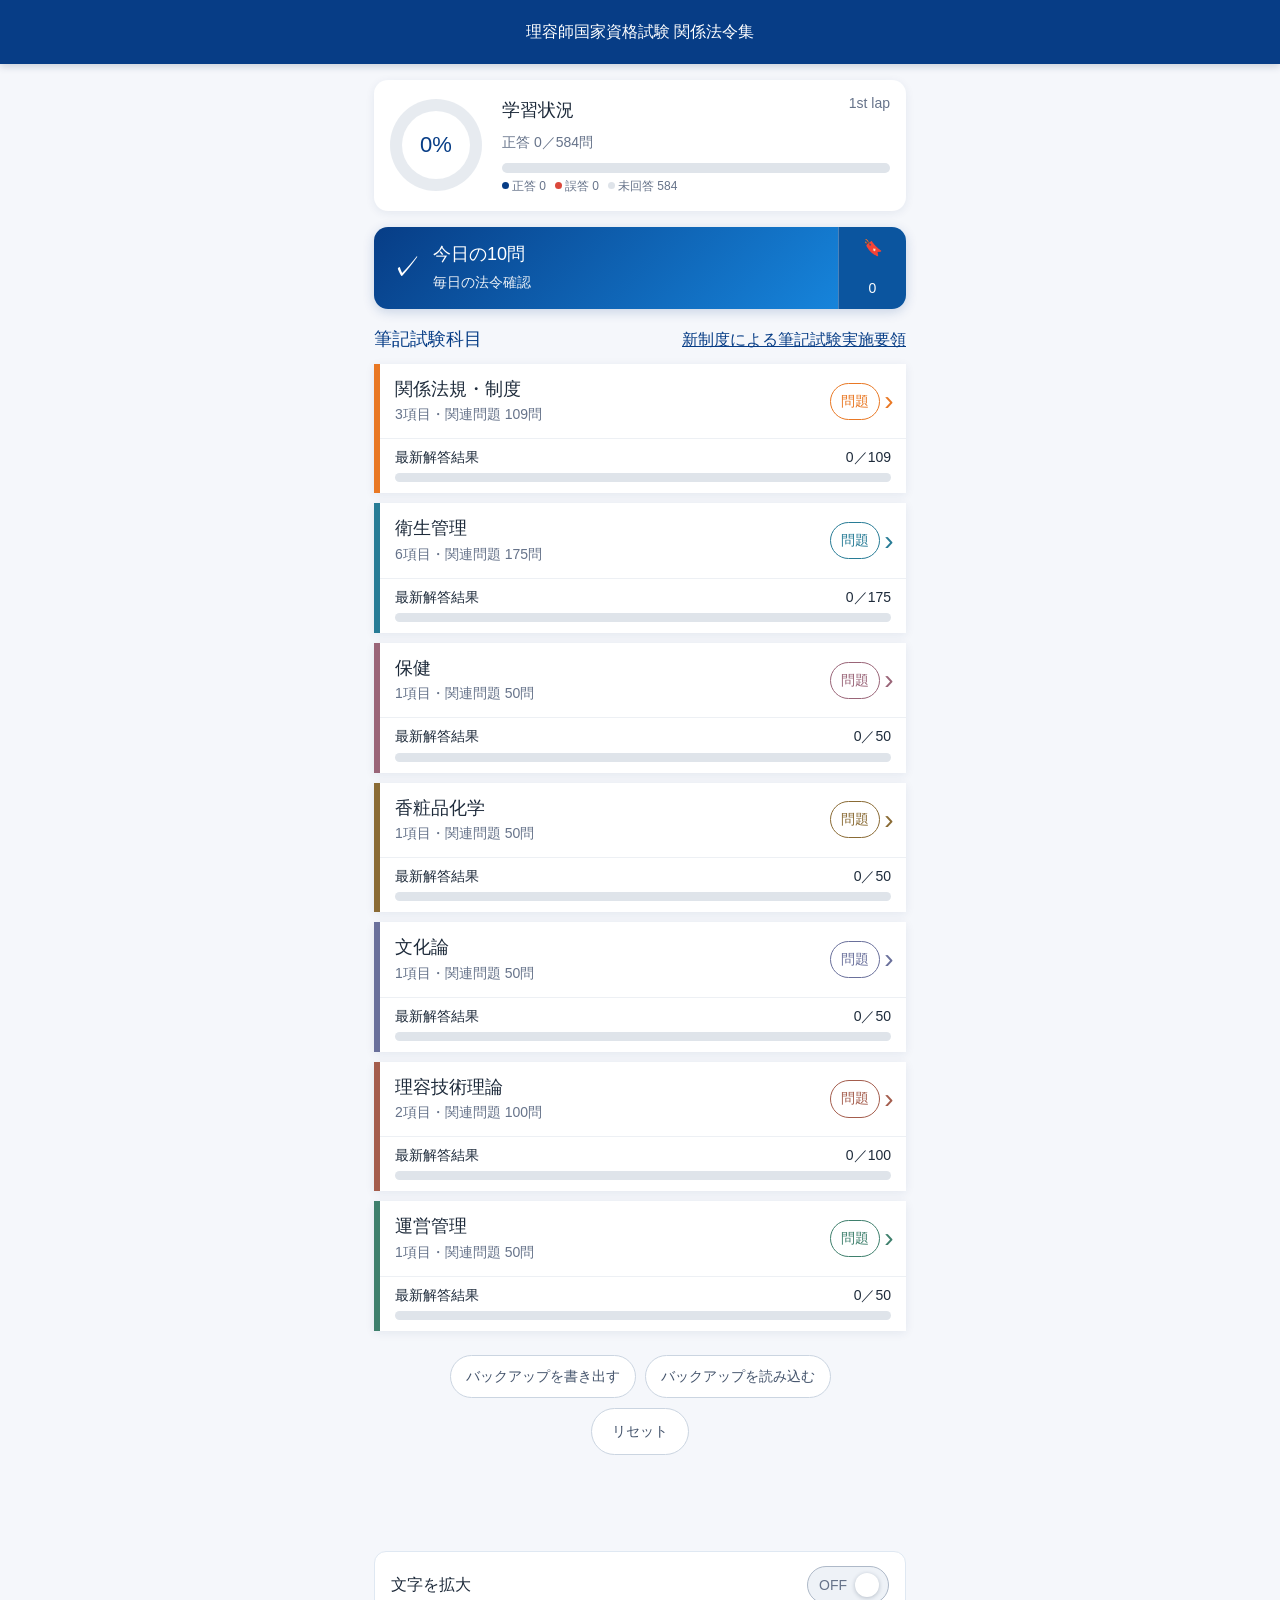
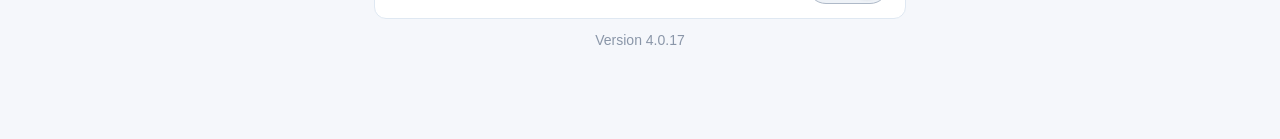
<file: index.html>
<!doctype html>
<html lang="ja">
<head>
<meta charset="utf-8">
<meta name="viewport" content="width=device-width,initial-scale=1,viewport-fit=cover">
<meta name="theme-color" content="#073d86">
<meta name="apple-mobile-web-app-capable" content="yes">
<meta name="apple-mobile-web-app-status-bar-style" content="default">
<meta name="apple-mobile-web-app-title" content="法令集">
<meta name="application-name" content="法令集">
<title>理容師国家資格試験 関係法令集</title>
<link rel="manifest" href="manifest.webmanifest">
<link rel="apple-touch-icon" href="icon-180.png">
<link rel="icon" type="image/png" sizes="192x192" href="icon-192.png">
<link rel="stylesheet" href="style.css">
</head>
<body>
<nav class="app-header" aria-label="画面移動">
  <button id="headerBack" class="header-nav-button" type="button" onclick="LawBook.back()" aria-label="戻る" hidden>‹</button>
  <h1>理容師国家資格試験 関係法令集</h1>
  <button id="headerHome" class="header-nav-button" type="button" onclick="LawBook.home()" aria-label="ホームへ戻る" hidden>⌂</button>
</nav>
<main id="app" class="app" aria-live="polite"></main>
<script src="分野別問題/data.js"></script>
<script src="lawArticleData.js"></script>
<script src="commercialLawData.js"></script>
<script src="app.js"></script>
</body>
</html>
</file>
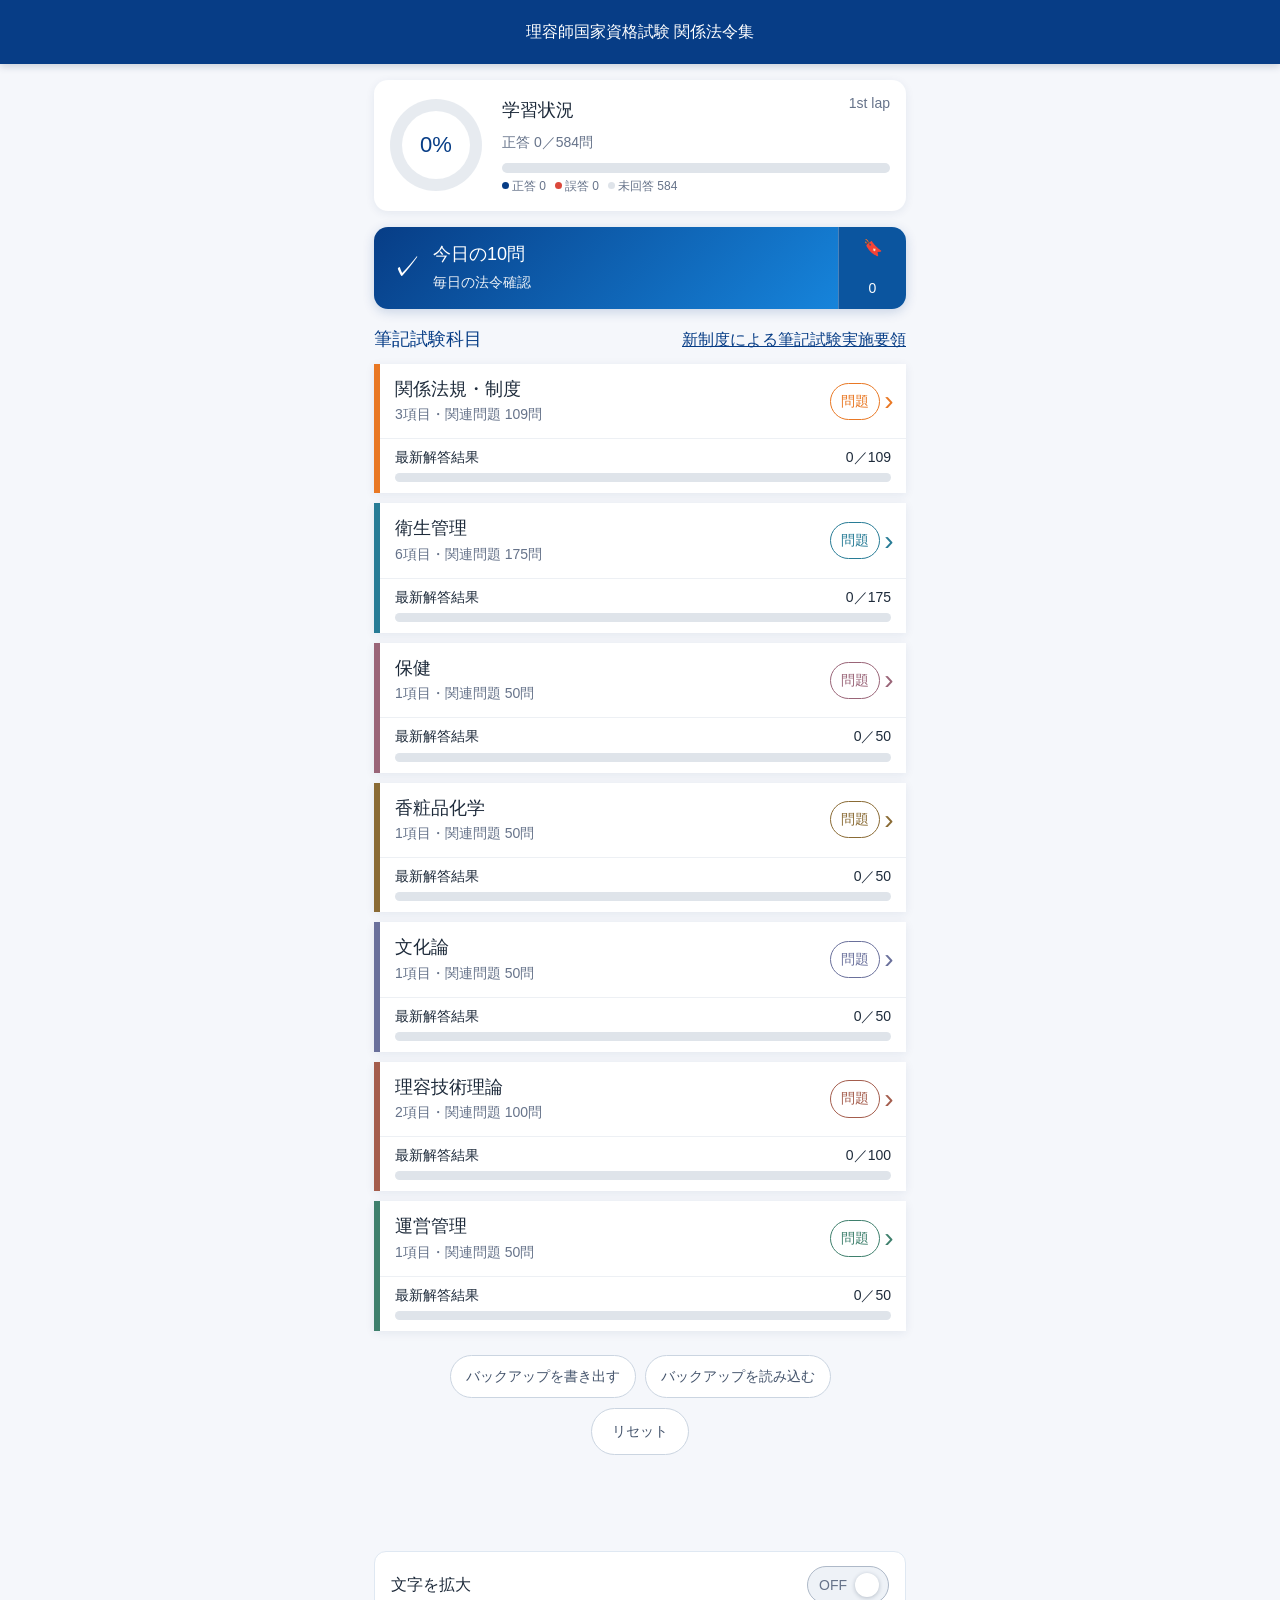
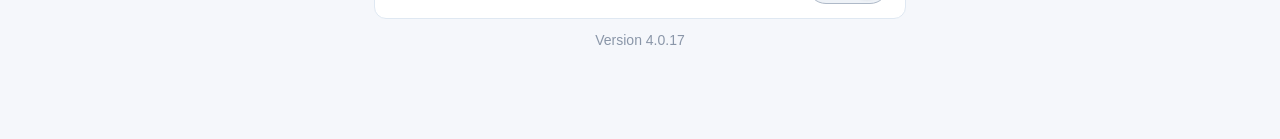
<file: 分野別問題/index.html>
<!doctype html>
<html lang="ja">
<head>
<meta charset="utf-8">
<meta name="viewport" content="width=device-width,initial-scale=1">
<title>理容師国家資格試験 関係法令集</title>
<script>
location.replace('../index.html'+location.hash);
</script>
</head>
<body>
<p><a href="../index.html">関係法令集を開く</a></p>
</body>
</html>
</file>
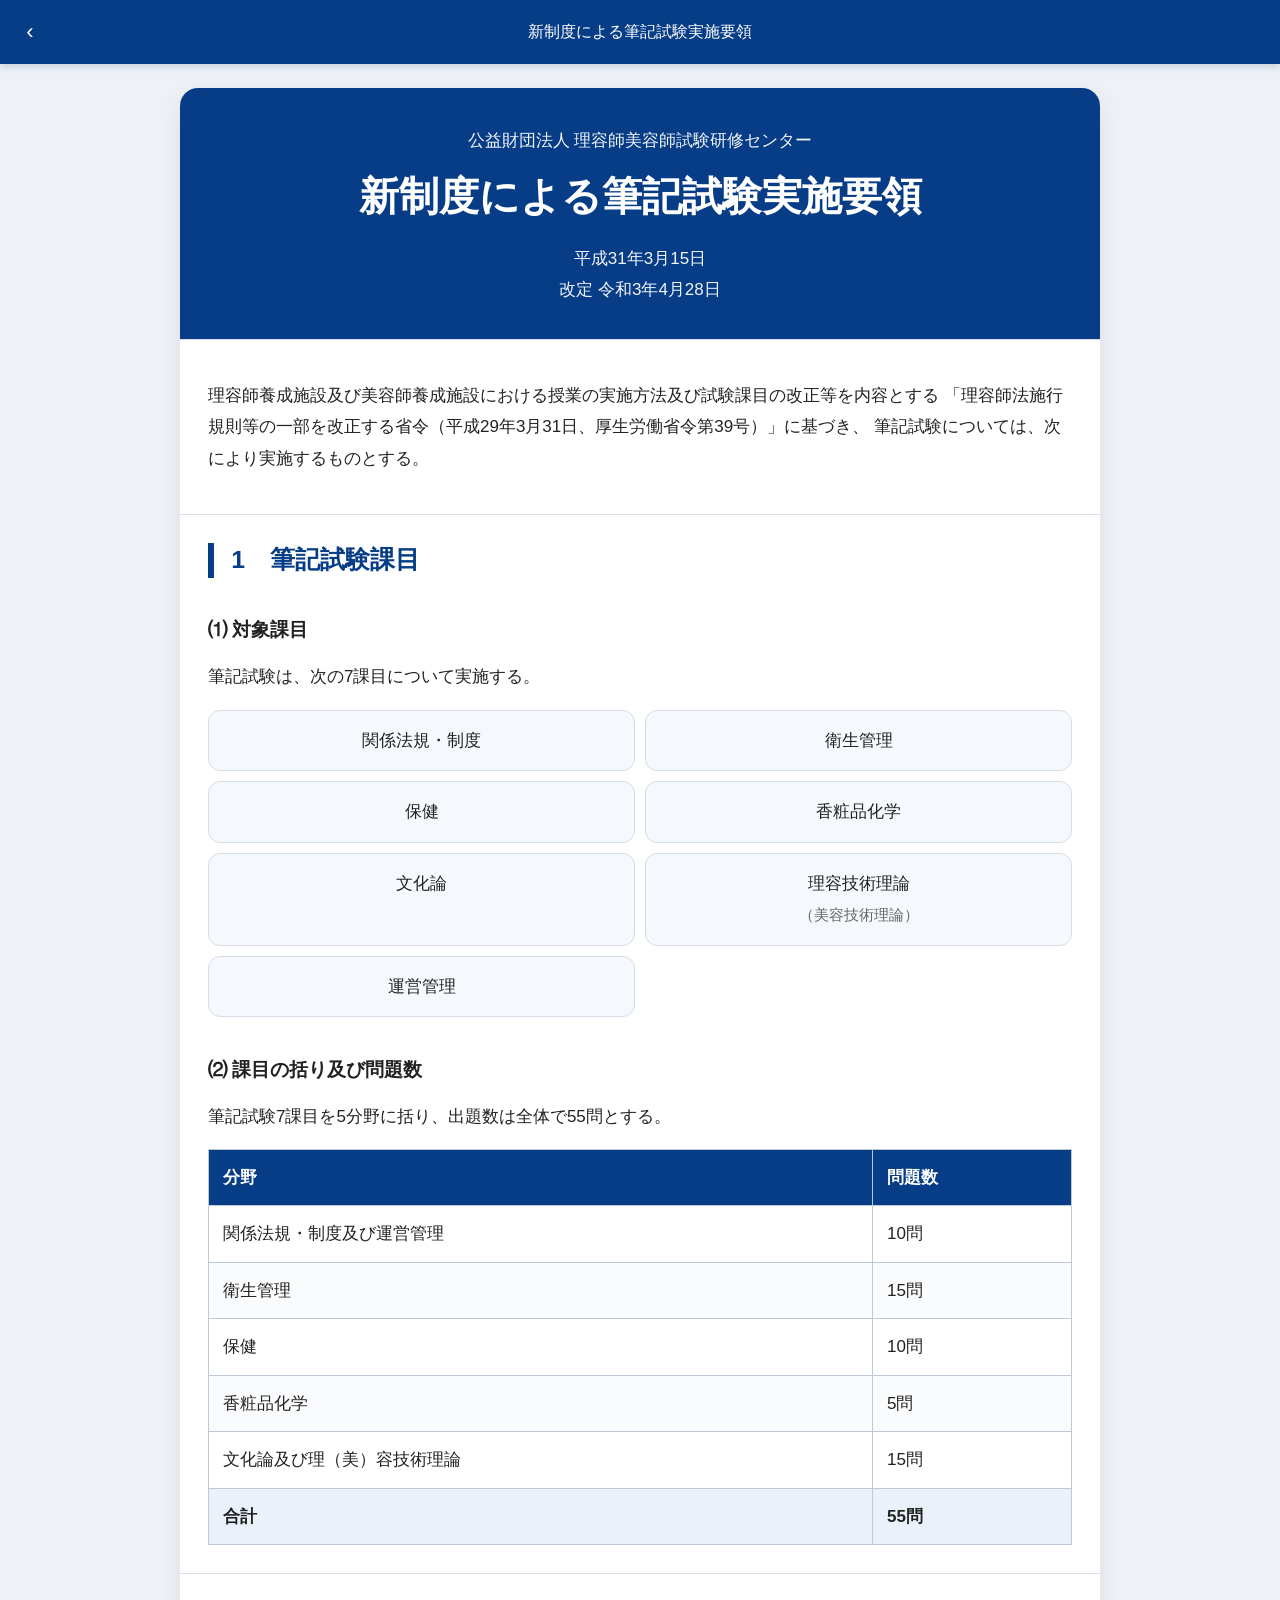
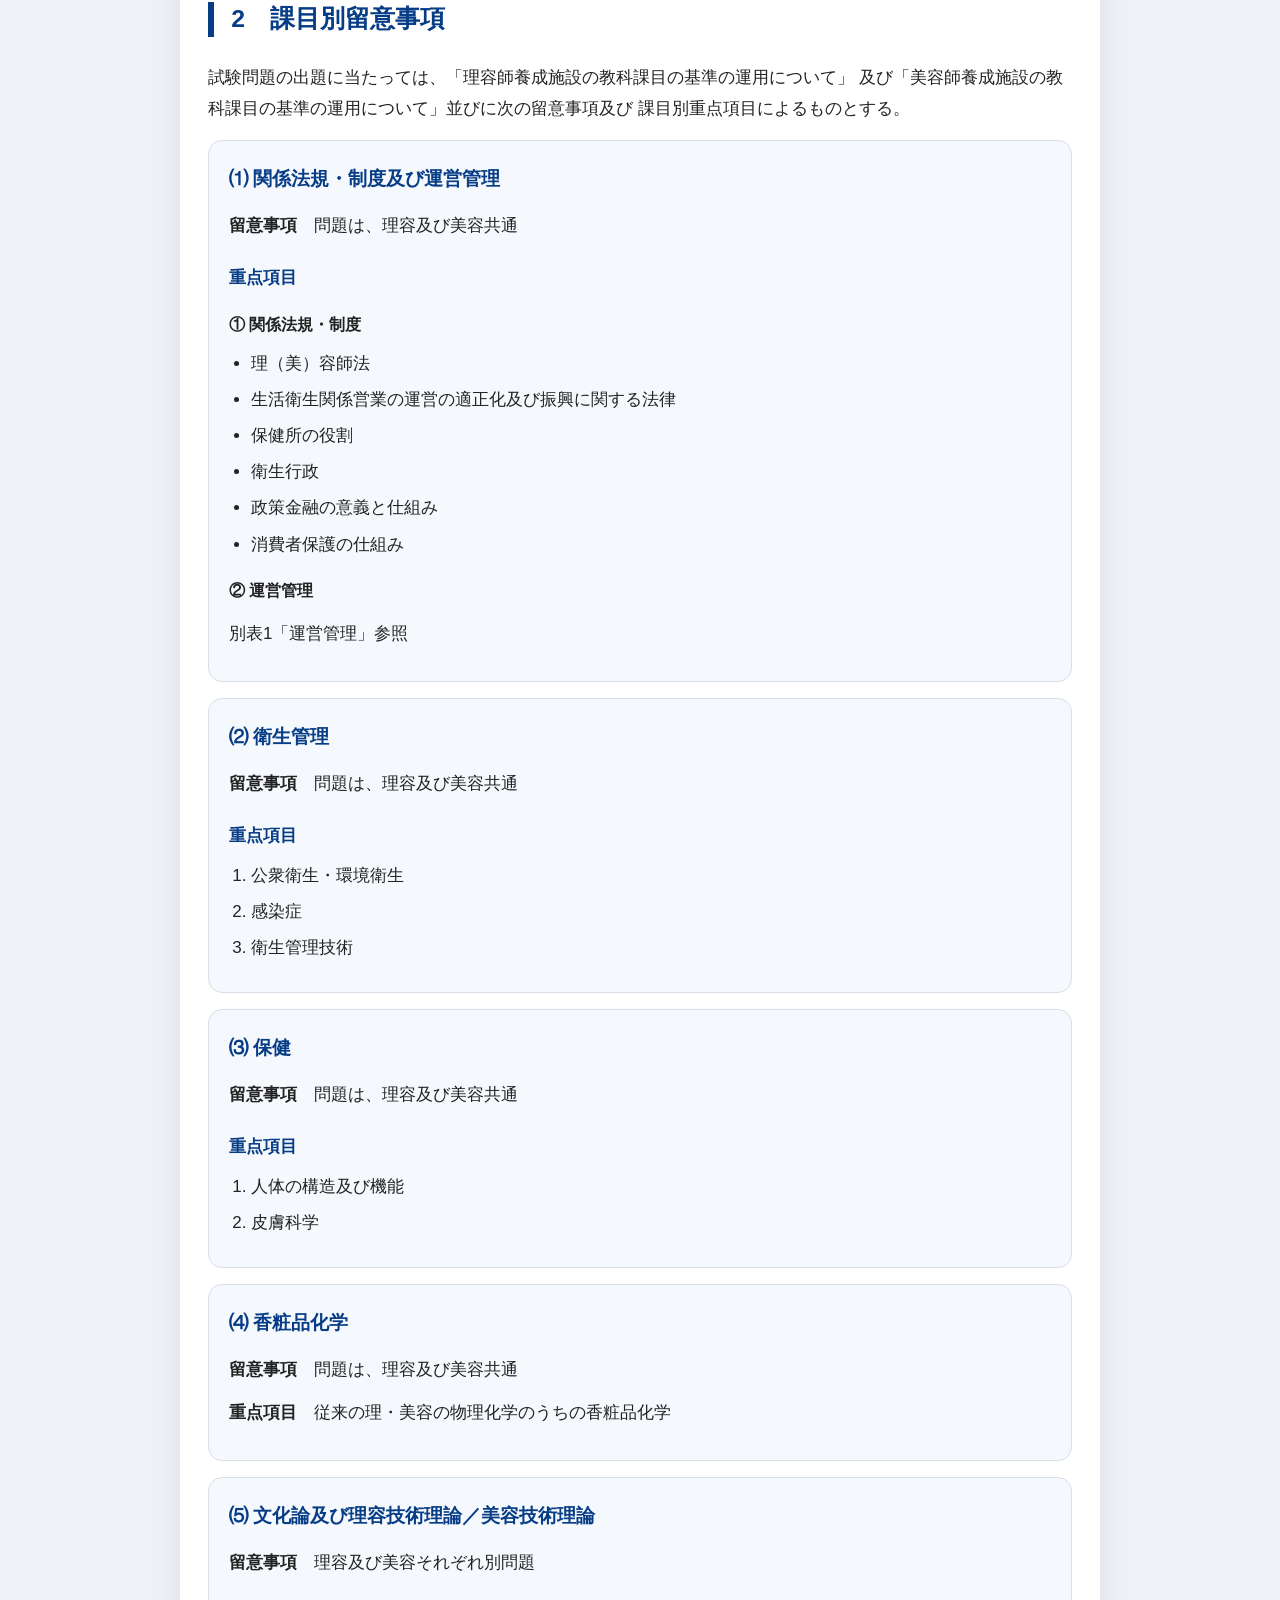
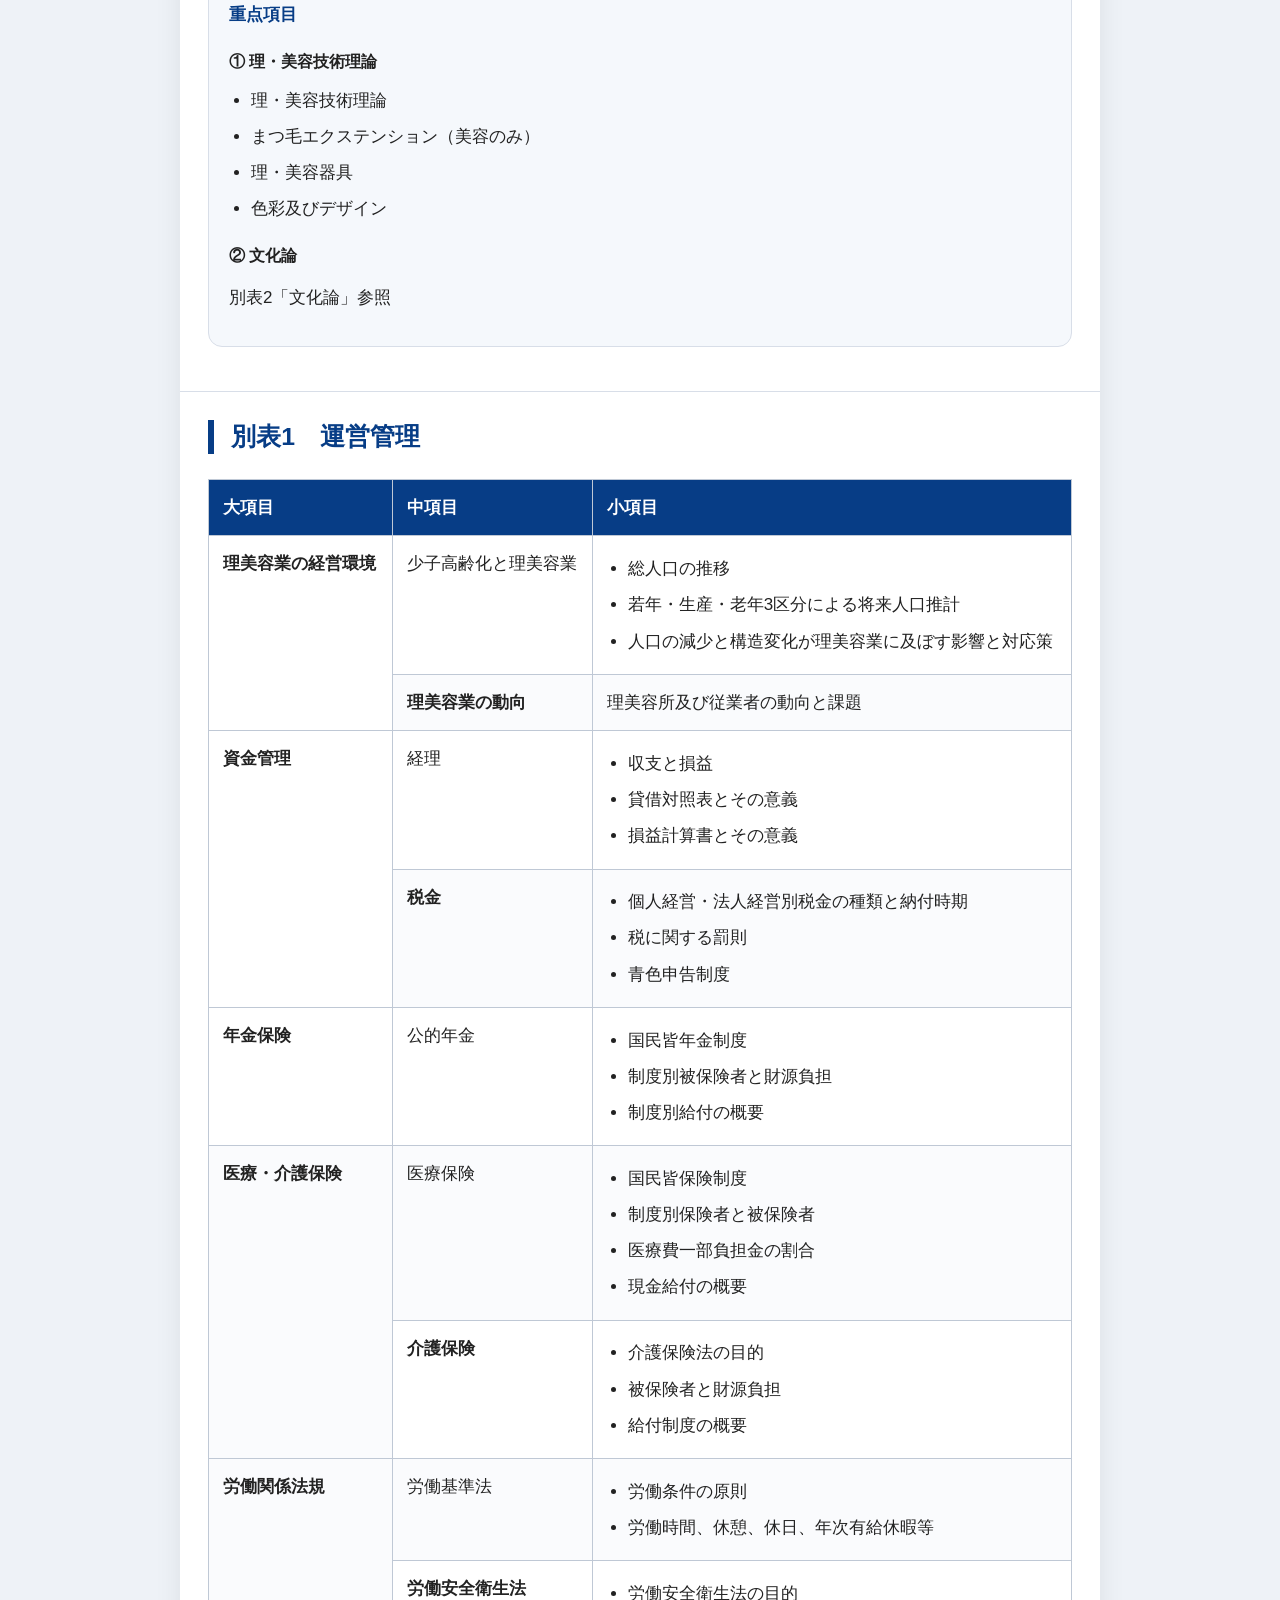
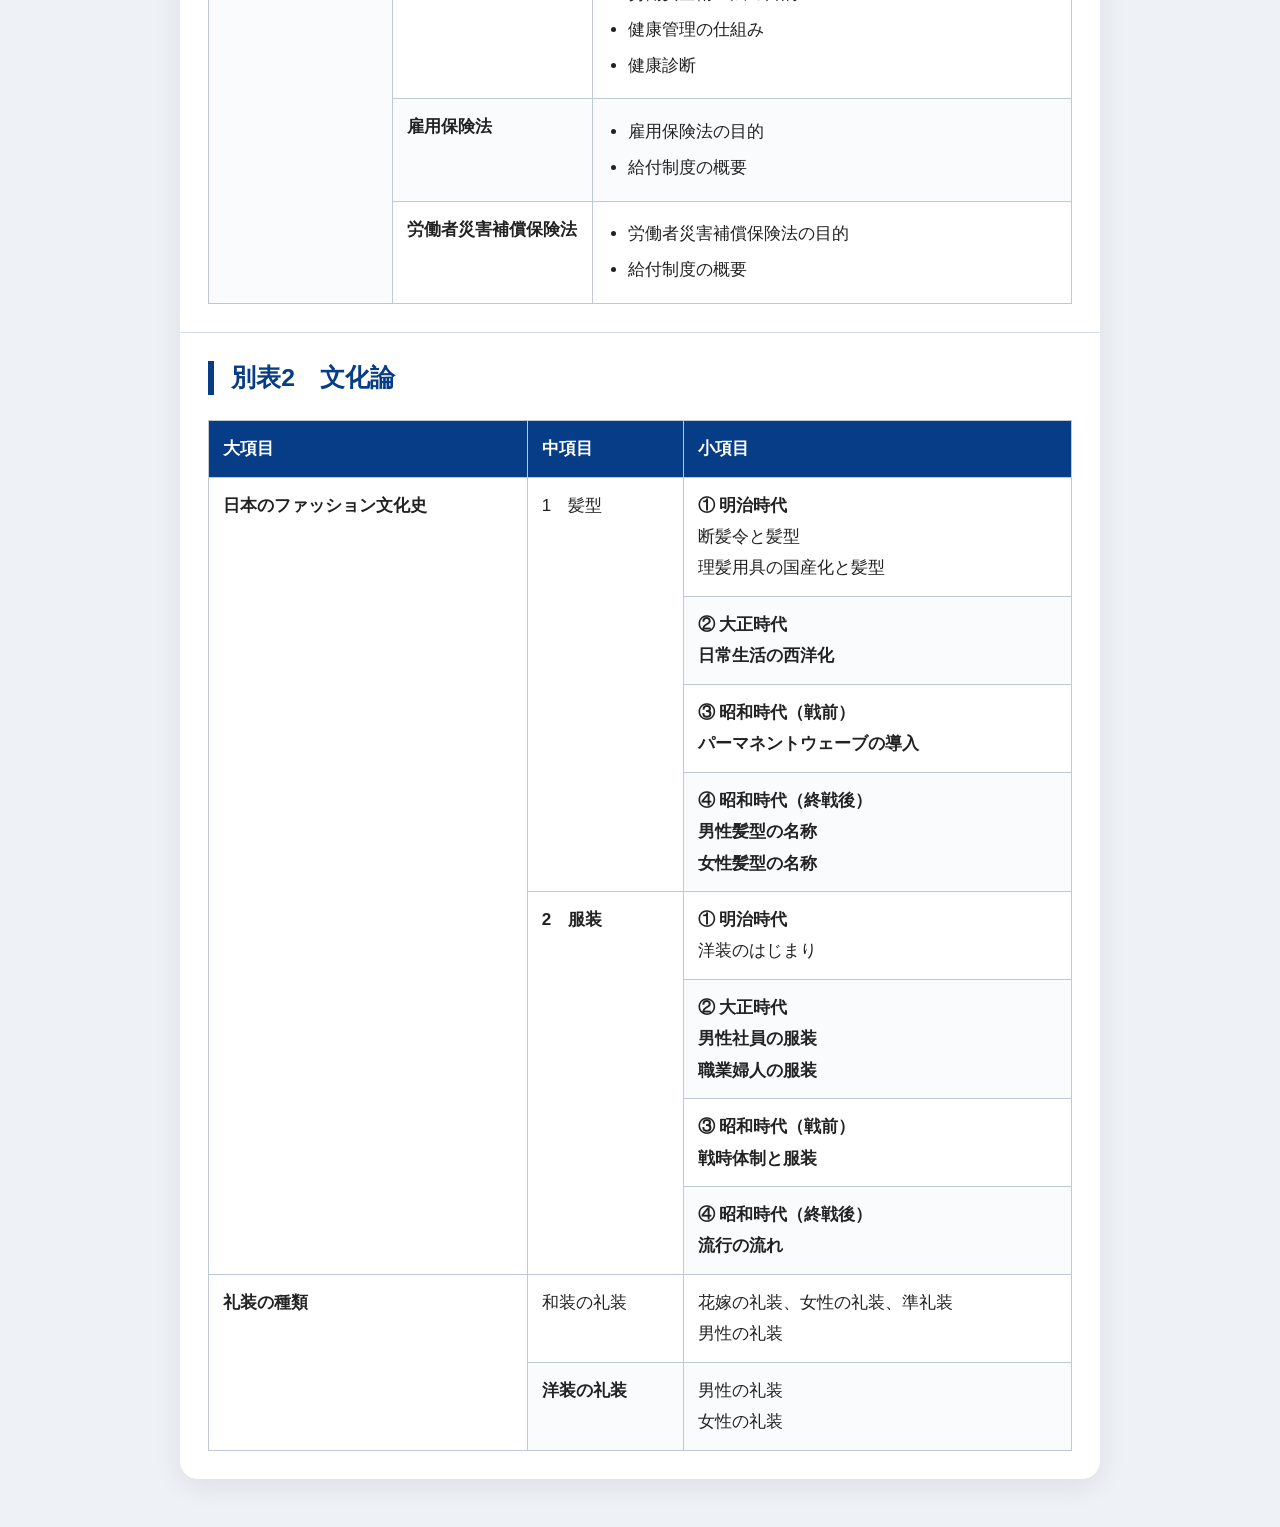
<file: preview.html>
<!DOCTYPE html>
<html lang="ja">
<head>
<meta charset="utf-8">
<meta name="viewport" content="width=device-width, initial-scale=1">
<title>新制度による筆記試験実施要領</title>
<style>
:root {
  --navy:#073D86;
  --ink:#222;
  --muted:#666;
  --line:#d8dee8;
  --soft:#f5f8fc;
  --accent:#eaf1fb;
}
* { box-sizing:border-box; }
html { scroll-behavior:smooth; }
body {
  margin:0;
  background:#eef2f7;
  color:var(--ink);
  font-family:-apple-system,BlinkMacSystemFont,"ヒラギノ角ゴシック","Yu Gothic","メイリオ",sans-serif;
  line-height:1.85;
  font-size:17px;
}
.app-header {
  position:sticky;
  top:0;
  z-index:20;
  display:grid;
  grid-template-columns:54px minmax(0,1fr) 54px;
  align-items:center;
  min-height:64px;
  padding:env(safe-area-inset-top) 8px 0;
  background:var(--navy);
  color:#fff;
  box-shadow:0 2px 8px rgba(16,42,76,.2);
}
.app-header h1 {
  margin:0;
  font-size:16px;
  font-weight:400;
  line-height:1.35;
  text-align:center;
}
.header-nav-button {
  display:grid;
  place-items:center;
  width:44px;
  height:44px;
  padding:0;
  border:0;
  background:transparent;
  color:#fff;
  font:inherit;
  font-size:22px;
  line-height:1;
}
main {
  width:min(920px, calc(100% - 24px));
  margin:24px auto 48px;
  background:#fff;
  border-radius:18px;
  box-shadow:0 8px 28px rgba(0,0,0,.08);
  overflow:hidden;
}
.hero {
  padding:34px 28px 30px;
  background:var(--navy);
  color:#fff;
  text-align:center;
}
.hero h1 {
  margin:.3em 0 .5em;
  font-size:clamp(26px,5vw,40px);
  line-height:1.35;
}
.eyebrow,.date { margin:.2em 0; opacity:.95; }
section { padding:28px; border-top:1px solid var(--line); }
h2 {
  margin:0 0 1em;
  color:var(--navy);
  font-size:1.55rem;
  line-height:1.4;
  border-left:6px solid var(--navy);
  padding-left:.7em;
}
h3 { margin:1.8em 0 .7em; font-size:1.2rem; }
h4 { margin:1.2em 0 .5em; color:var(--navy); }
h5 { margin:1em 0 .4em; font-size:1rem; }
p { margin:.7em 0; }
ul,ol { margin:.5em 0 .5em 1.3em; padding:0; }
li { margin:.28em 0; }
.subject-grid {
  display:grid;
  grid-template-columns:repeat(2,minmax(0,1fr));
  gap:10px;
  margin:1em 0 1.5em;
}
.subject-grid > div {
  background:var(--soft);
  border:1px solid var(--line);
  border-radius:12px;
  padding:14px;
  text-align:center;
}
.subject-grid span { color:var(--muted); font-size:.9em; }
.card {
  margin:16px 0;
  padding:20px;
  background:var(--soft);
  border:1px solid var(--line);
  border-radius:14px;
}
.card h3 { margin-top:0; color:var(--navy); }
.table-wrap {
  overflow-x:auto;
  -webkit-overflow-scrolling:touch;
  margin-top:1em;
}
table {
  width:100%;
  border-collapse:collapse;
  min-width:560px;
}
th,td {
  border:1px solid #bfc8d5;
  padding:12px 14px;
  vertical-align:top;
}
th {
  background:var(--navy);
  color:#fff;
  text-align:left;
}
tbody tr:nth-child(even) td { background:#fafbfd; }
.total td {
  background:var(--accent)!important;
  font-weight:700;
}
.detail-table td:first-child { font-weight:600; }
.detail-table ul { margin:.2em 0 .2em 1.2em; }
@media (max-width:640px) {
  body { font-size:16px; }
  main { width:100%; margin:0; border-radius:0; box-shadow:none; }
  .hero { padding:26px 18px; }
  section { padding:22px 16px; }
  .subject-grid { grid-template-columns:1fr; }
  .card { padding:16px; }
  .table-wrap { overflow-x:visible; }
  table {
    min-width:0;
    table-layout:fixed;
    font-size:14px;
    line-height:1.55;
  }
  th,td {
    padding:8px 6px;
    overflow-wrap:anywhere;
  }
  table:not(.detail-table) th:last-child,
  table:not(.detail-table) td:last-child {
    width:72px;
  }
}
@media print {
  body { background:#fff; }
  main { width:100%; margin:0; box-shadow:none; }
  .card { break-inside:avoid; }
  section { break-inside:auto; }
}
</style>
</head>
<body>
<nav class="app-header" aria-label="画面移動">
  <button class="header-nav-button" type="button" onclick="history.back()" aria-label="戻る">‹</button>
  <h1>新制度による筆記試験実施要領</h1>
  <span aria-hidden="true"></span>
</nav>
<main>

<header class="hero">
  <p class="eyebrow">公益財団法人 理容師美容師試験研修センター</p>
  <h1>新制度による筆記試験実施要領</h1>
  <p class="date">平成31年3月15日<br>改定 令和3年4月28日</p>
</header>

<section>
  <p>
    理容師養成施設及び美容師養成施設における授業の実施方法及び試験課目の改正等を内容とする
    「理容師法施行規則等の一部を改正する省令（平成29年3月31日、厚生労働省令第39号）」に基づき、
    筆記試験については、次により実施するものとする。
  </p>
</section>

<section>
  <h2>1　筆記試験課目</h2>

  <h3>⑴ 対象課目</h3>
  <p>筆記試験は、次の7課目について実施する。</p>
  <div class="subject-grid">
    <div>関係法規・制度</div>
    <div>衛生管理</div>
    <div>保健</div>
    <div>香粧品化学</div>
    <div>文化論</div>
    <div>理容技術理論<br><span>（美容技術理論）</span></div>
    <div>運営管理</div>
  </div>

  <h3>⑵ 課目の括り及び問題数</h3>
  <p>筆記試験7課目を5分野に括り、出題数は全体で55問とする。</p>

  <div class="table-wrap">
    <table>
      <thead>
        <tr><th>分野</th><th>問題数</th></tr>
      </thead>
      <tbody>
        <tr><td>関係法規・制度及び運営管理</td><td>10問</td></tr>
        <tr><td>衛生管理</td><td>15問</td></tr>
        <tr><td>保健</td><td>10問</td></tr>
        <tr><td>香粧品化学</td><td>5問</td></tr>
        <tr><td>文化論及び理（美）容技術理論</td><td>15問</td></tr>
        <tr class="total"><td>合計</td><td>55問</td></tr>
      </tbody>
    </table>
  </div>
</section>


<section>
  <h2>2　課目別留意事項</h2>
  <p>
    試験問題の出題に当たっては、「理容師養成施設の教科課目の基準の運用について」
    及び「美容師養成施設の教科課目の基準の運用について」並びに次の留意事項及び
    課目別重点項目によるものとする。
  </p>

  <article class="card">
    <h3>⑴ 関係法規・制度及び運営管理</h3>
    <p><strong>留意事項</strong>　問題は、理容及び美容共通</p>
    <h4>重点項目</h4>
    <h5>① 関係法規・制度</h5>
    <ul>
      <li>理（美）容師法</li>
      <li>生活衛生関係営業の運営の適正化及び振興に関する法律</li>
      <li>保健所の役割</li>
      <li>衛生行政</li>
      <li>政策金融の意義と仕組み</li>
      <li>消費者保護の仕組み</li>
    </ul>
    <h5>② 運営管理</h5>
    <p>別表1「運営管理」参照</p>
  </article>

  <article class="card">
    <h3>⑵ 衛生管理</h3>
    <p><strong>留意事項</strong>　問題は、理容及び美容共通</p>
    <h4>重点項目</h4>
    <ol>
      <li>公衆衛生・環境衛生</li>
      <li>感染症</li>
      <li>衛生管理技術</li>
    </ol>
  </article>

  <article class="card">
    <h3>⑶ 保健</h3>
    <p><strong>留意事項</strong>　問題は、理容及び美容共通</p>
    <h4>重点項目</h4>
    <ol>
      <li>人体の構造及び機能</li>
      <li>皮膚科学</li>
    </ol>
  </article>

  <article class="card">
    <h3>⑷ 香粧品化学</h3>
    <p><strong>留意事項</strong>　問題は、理容及び美容共通</p>
    <p><strong>重点項目</strong>　従来の理・美容の物理化学のうちの香粧品化学</p>
  </article>

  <article class="card">
    <h3>⑸ 文化論及び理容技術理論／美容技術理論</h3>
    <p><strong>留意事項</strong>　理容及び美容それぞれ別問題</p>
    <h4>重点項目</h4>
    <h5>① 理・美容技術理論</h5>
    <ul>
      <li>理・美容技術理論</li>
      <li>まつ毛エクステンション（美容のみ）</li>
      <li>理・美容器具</li>
      <li>色彩及びデザイン</li>
    </ul>
    <h5>② 文化論</h5>
    <p>別表2「文化論」参照</p>
  </article>
</section>


<section>
  <h2>別表1　運営管理</h2>
  <div class="table-wrap">
    <table class="detail-table">
      <thead>
        <tr><th>大項目</th><th>中項目</th><th>小項目</th></tr>
      </thead>
      <tbody>
        <tr>
          <td rowspan="2">理美容業の経営環境</td>
          <td>少子高齢化と理美容業</td>
          <td>
            <ul>
              <li>総人口の推移</li>
              <li>若年・生産・老年3区分による将来人口推計</li>
              <li>人口の減少と構造変化が理美容業に及ぼす影響と対応策</li>
            </ul>
          </td>
        </tr>
        <tr><td>理美容業の動向</td><td>理美容所及び従業者の動向と課題</td></tr>

        <tr>
          <td rowspan="2">資金管理</td>
          <td>経理</td>
          <td><ul><li>収支と損益</li><li>貸借対照表とその意義</li><li>損益計算書とその意義</li></ul></td>
        </tr>
        <tr>
          <td>税金</td>
          <td><ul><li>個人経営・法人経営別税金の種類と納付時期</li><li>税に関する罰則</li><li>青色申告制度</li></ul></td>
        </tr>

        <tr>
          <td>年金保険</td>
          <td>公的年金</td>
          <td><ul><li>国民皆年金制度</li><li>制度別被保険者と財源負担</li><li>制度別給付の概要</li></ul></td>
        </tr>

        <tr>
          <td rowspan="2">医療・介護保険</td>
          <td>医療保険</td>
          <td><ul><li>国民皆保険制度</li><li>制度別保険者と被保険者</li><li>医療費一部負担金の割合</li><li>現金給付の概要</li></ul></td>
        </tr>
        <tr>
          <td>介護保険</td>
          <td><ul><li>介護保険法の目的</li><li>被保険者と財源負担</li><li>給付制度の概要</li></ul></td>
        </tr>

        <tr>
          <td rowspan="4">労働関係法規</td>
          <td>労働基準法</td>
          <td><ul><li>労働条件の原則</li><li>労働時間、休憩、休日、年次有給休暇等</li></ul></td>
        </tr>
        <tr>
          <td>労働安全衛生法</td>
          <td><ul><li>労働安全衛生法の目的</li><li>健康管理の仕組み</li><li>健康診断</li></ul></td>
        </tr>
        <tr>
          <td>雇用保険法</td>
          <td><ul><li>雇用保険法の目的</li><li>給付制度の概要</li></ul></td>
        </tr>
        <tr>
          <td>労働者災害補償保険法</td>
          <td><ul><li>労働者災害補償保険法の目的</li><li>給付制度の概要</li></ul></td>
        </tr>
      </tbody>
    </table>
  </div>
</section>


<section>
  <h2>別表2　文化論</h2>
  <div class="table-wrap">
    <table class="detail-table">
      <thead>
        <tr><th>大項目</th><th>中項目</th><th>小項目</th></tr>
      </thead>
      <tbody>
        <tr>
          <td rowspan="8">日本のファッション文化史</td>
          <td rowspan="4">1　髪型</td>
          <td><strong>① 明治時代</strong><br>断髪令と髪型<br>理髪用具の国産化と髪型</td>
        </tr>
        <tr><td><strong>② 大正時代</strong><br>日常生活の西洋化</td></tr>
        <tr><td><strong>③ 昭和時代（戦前）</strong><br>パーマネントウェーブの導入</td></tr>
        <tr><td><strong>④ 昭和時代（終戦後）</strong><br>男性髪型の名称<br>女性髪型の名称</td></tr>

        <tr>
          <td rowspan="4">2　服装</td>
          <td><strong>① 明治時代</strong><br>洋装のはじまり</td>
        </tr>
        <tr><td><strong>② 大正時代</strong><br>男性社員の服装<br>職業婦人の服装</td></tr>
        <tr><td><strong>③ 昭和時代（戦前）</strong><br>戦時体制と服装</td></tr>
        <tr><td><strong>④ 昭和時代（終戦後）</strong><br>流行の流れ</td></tr>

        <tr>
          <td rowspan="2">礼装の種類</td>
          <td>和装の礼装</td>
          <td>花嫁の礼装、女性の礼装、準礼装<br>男性の礼装</td>
        </tr>
        <tr>
          <td>洋装の礼装</td>
          <td>男性の礼装<br>女性の礼装</td>
        </tr>
      </tbody>
    </table>
  </div>
</section>

</main>
</body>
</html>
</file>
<file: style.css>
:root{
  --font-lv1:22px;--font-lv2:20px;--font-lv3:18px;--font-lv4:16px;--font-lv5:14px;
  --navy:#073d86;--blue:#1266c3;--orange:#ff8a22;--wrong:#db483b;--gray:#dfe4ea;
  --text:#1d2a3a;--muted:#66738a;--bg:#f5f7fb;--card:#fff;--danger:#c83b32;
}
*{box-sizing:border-box;font-weight:400}
html{background:var(--bg);color:var(--text);font-family:-apple-system,BlinkMacSystemFont,"Hiragino Sans","Yu Gothic",Meiryo,sans-serif;font-weight:400;-webkit-text-size-adjust:100%;text-size-adjust:100%}
body{margin:0;min-height:100vh;background:var(--bg);font-size:var(--font-lv4);font-weight:400;line-height:1.65}
button,input{font:inherit}
button{cursor:pointer}
.app-header{position:sticky;top:0;z-index:20;display:grid;grid-template-columns:54px minmax(0,1fr) 54px;align-items:center;min-height:64px;padding:env(safe-area-inset-top) 8px 0;background:var(--navy);color:#fff;box-shadow:0 2px 8px #102a4c33}
.app-header h1{margin:0;text-align:center;font-size:var(--font-lv4);font-weight:400;line-height:1.3;overflow-wrap:anywhere}
.header-nav-button{display:grid;place-items:center;width:44px;height:44px;padding:0;border:0;background:transparent;color:#fff;font:inherit;font-size:var(--font-lv1);line-height:1}
.header-nav-button[hidden]{visibility:hidden;display:grid!important}
.app{width:min(100%,560px);margin:auto;padding:16px 14px calc(88px + env(safe-area-inset-bottom))}
.section-title{margin:0 0 12px;font-size:var(--font-lv3);font-weight:400;color:var(--navy);line-height:1.4}
.section-title-row{display:flex;align-items:baseline;justify-content:space-between;gap:10px;margin:0 0 12px;flex-wrap:wrap}
.section-title-row .section-title{margin:0}
.exam-guide-link{margin-left:auto;color:var(--navy);font-size:16px;font-weight:400;line-height:1.4;text-align:right;text-decoration:underline}
.home-card,.article-card,.question-card,.result-card,.bookmark-item,.setting-card{background:var(--card);border-radius:14px;box-shadow:0 2px 10px #17386114}
.progress-card{position:relative;display:grid;grid-template-columns:96px 1fr;gap:16px;align-items:center;padding:16px;margin-bottom:16px}
.lap-count{position:absolute;top:14px;right:16px;color:var(--muted);font-size:var(--font-lv5);line-height:1.3}
.progress-ring{display:grid;place-items:center;width:92px;height:92px;border-radius:50%;background:conic-gradient(var(--navy) var(--rate),#e7ebf0 0);position:relative}
.progress-ring::after{content:"";position:absolute;width:68px;height:68px;border-radius:50%;background:#fff}
.progress-ring span{position:relative;z-index:1;font-size:var(--font-lv1);color:var(--navy)}
.progress-summary h2{margin:0 0 5px;font-size:var(--font-lv3);font-weight:400}
.progress-summary p{margin:0;color:var(--muted);font-size:var(--font-lv5)}
.home-result-bar{display:flex;overflow:hidden;width:100%;height:10px;margin-top:9px;border-radius:99px;background:#d9dee5}
.home-result-bar i{display:block;height:100%}.home-result-bar .correct{background:var(--navy)}.home-result-bar .wrong{background:var(--wrong)}.home-result-bar .unanswered{background:var(--gray)}
.home-result-legend{display:flex;flex-wrap:wrap;gap:3px 9px;margin-top:5px;color:var(--muted);font-size:12px;line-height:1.4}
.home-result-legend span::before{content:"";display:inline-block;width:7px;height:7px;margin-right:3px;border-radius:50%;vertical-align:1px}.home-result-legend .correct::before{background:var(--navy)}.home-result-legend .wrong::before{background:var(--wrong)}.home-result-legend .unanswered::before{background:var(--gray)}
.overall-stat{margin-top:10px}
.law-stat-head{display:flex;justify-content:space-between;gap:8px;margin-bottom:4px;font-size:var(--font-lv5)}
.stacked-bar{display:flex;overflow:hidden;height:9px;border-radius:99px;background:var(--gray)}
.stacked-bar .correct{background:var(--navy)}.stacked-bar .wrong{background:var(--wrong)}
.bar-legend{display:flex;flex-wrap:wrap;gap:8px;margin-top:5px;color:var(--muted);font-size:var(--font-lv5)}
.bar-legend span::before{content:"";display:inline-block;width:7px;height:7px;margin-right:3px;border-radius:50%;vertical-align:1px}.legend-correct::before{background:var(--navy)}.legend-wrong::before{background:var(--wrong)}.legend-unanswered::before{background:var(--gray)}
.today-wrap{display:grid;grid-template-columns:minmax(0,1fr) 68px;margin-bottom:18px;border-radius:14px;overflow:hidden;box-shadow:0 3px 12px #073d8630}
.today-start,.today-bookmarks{min-height:78px;border:0;color:#fff}
.today-start{display:flex;align-items:center;gap:12px;padding:13px 17px;background:linear-gradient(135deg,var(--navy),#1684db);text-align:left}
.today-start .check{font-size:30px}.today-start strong{display:block;font-size:var(--font-lv3);font-weight:400}.today-start small{font-size:var(--font-lv5);opacity:.92}
.today-bookmarks{display:grid;place-items:center;background:#0b559f;border-left:1px solid #ffffff44}.today-bookmarks span{display:block}.today-bookmarks .count{font-size:var(--font-lv5)}
.law-list{display:grid;gap:10px;margin-bottom:24px}
.subject-list{display:grid;gap:10px;margin-bottom:24px}
.subject-entry{overflow:hidden;border-left:6px solid var(--subject-color,var(--navy));border-radius:0;background:#fff;box-shadow:0 2px 9px #17386114}
.subject-button{display:grid;grid-template-columns:minmax(0,1fr) auto 26px;align-items:stretch;width:100%;min-height:64px;background:#fff;color:var(--text)}
.subject-main,.subject-question,.subject-arrow{border:0;background:#fff;color:var(--text)}
.subject-main{min-width:0;padding:12px 6px 12px 15px;text-align:left}
.subject-question{align-self:center;min-height:36px;padding:6px 10px;border:1px solid var(--subject-color,var(--navy));border-radius:999px;color:var(--subject-color,var(--navy));font-size:var(--font-lv5);white-space:nowrap}
.subject-arrow{display:grid;place-items:center;padding:0 10px 0 2px}
.subject-button strong{font-size:var(--font-lv3);font-weight:400;line-height:1.45;overflow-wrap:anywhere}
.subject-button small{display:block;color:var(--muted);font-size:var(--font-lv5)}
.subject-button .arrow{color:var(--subject-color,var(--navy))}
.subject-progress{padding:7px 15px 11px;border-top:1px solid #edf0f4}
.law-entry{overflow:hidden;border-left:6px solid var(--law-color,var(--orange));border-radius:0;background:#fff;box-shadow:0 2px 9px #17386114}
.law-button,.article-button{display:grid;grid-template-columns:1fr auto;align-items:center;width:100%;min-height:64px;padding:12px 15px;border:0;border-left:6px solid var(--law-color,var(--orange));border-radius:12px;background:#fff;color:var(--text);box-shadow:0 2px 9px #17386114;text-align:left}
.law-entry .law-button{grid-template-columns:minmax(0,1fr) auto auto;border-left:0;border-radius:0;box-shadow:none}
.article-button{border-radius:0}
.law-lap{margin-left:10px;color:var(--muted);font-size:var(--font-lv5);white-space:nowrap}
.law-progress{padding:7px 15px 11px;border-top:1px solid #edf0f4}
.law-button strong,.article-button strong{font-size:var(--font-lv3);font-weight:400;line-height:1.45;overflow-wrap:anywhere}.law-button small,.article-button small{display:block;color:var(--muted);font-size:var(--font-lv5)}
.arrow{font-size:28px;color:var(--orange)}
.law-entry .arrow{color:var(--law-color,var(--orange))}
.article-button .arrow{color:var(--law-color,var(--orange))}
.utility-actions{display:flex;flex-wrap:wrap;justify-content:center;gap:9px;margin:24px 0 8px}
.utility-actions button{min-height:42px;padding:9px 15px;border:1px solid #cbd5e1;border-radius:999px;background:#fff;color:#43536b;font-size:var(--font-lv5)}
.reset-row{display:flex;justify-content:center;margin:10px 0 96px}.reset-row button{padding:11px 20px;border:1px solid #cbd5e1;border-radius:999px;background:#fff;color:#43536b;font-size:var(--font-lv5)}
.setting-card{display:flex;align-items:center;justify-content:space-between;gap:14px;margin:18px 0 10px;padding:14px 16px;border:1px solid #dfe8f2;border-radius:12px;background:#fff;box-shadow:none;font-size:var(--font-lv4)}
.toggle{display:inline-flex;align-items:center;gap:8px;min-width:82px;height:38px;padding:4px 7px 4px 11px;border:1px solid #aeb9c8;border-radius:999px;background:#eef2f7;color:var(--muted);font-size:var(--font-lv5)}.toggle.is-on{border-color:var(--navy);background:var(--navy);color:#fff}.toggle-state{min-width:25px;text-align:center}.toggle-knob{display:block;width:24px;height:24px;border-radius:50%;background:#fff;box-shadow:0 1px 4px #10233f40}
.version{margin-top:12px;text-align:center;color:#8a96a8;font-size:var(--font-lv5);line-height:1.4}
.view-head{display:grid;grid-template-columns:40px minmax(0,1fr) 40px;align-items:center;margin-bottom:14px}.view-head h2{margin:0;text-align:center;color:var(--navy);font-size:var(--font-lv3);font-weight:400;line-height:1.4;overflow-wrap:anywhere}
.article-card{padding:0}
.article-card summary{display:grid;grid-template-columns:1fr auto;align-items:center;gap:12px;padding:18px;cursor:pointer;list-style:none}
.article-card summary::-webkit-details-marker{display:none}
.article-card summary h2{margin:0;color:var(--navy);font-size:var(--font-lv3);font-weight:400;line-height:1.5;overflow-wrap:anywhere}
.article-toggle{color:var(--navy);font-size:24px;line-height:1;transition:transform .2s}
.article-card:not([open]) .article-toggle{transform:rotate(180deg)}
.article-content{padding:0 18px 18px}
.article-block{margin:0;padding:18px 0;border-top:1px solid #e8edf3}.article-block:first-of-type{border-top:0}.article-block h3{margin:0 0 10px;color:var(--orange);font-size:var(--font-lv3);font-weight:600;line-height:1.45}.article-block p,.article-block li{font-size:var(--font-lv4);font-weight:400;line-height:1.72}.article-block p{margin:0 0 1em;white-space:pre-wrap;overflow-wrap:anywhere}.article-block p:last-child{margin-bottom:0}.article-points{display:block}.article-source{color:#2e3c50;font-size:var(--font-lv4)!important;font-weight:400!important;line-height:1.72!important}.article-source.article-number{color:var(--navy)}
.primary-button,.secondary-button{width:100%;min-height:48px;margin-top:10px;border-radius:10px;font-size:var(--font-lv4)}
.primary-button{border:0;background:var(--navy);color:#fff}.secondary-button{border:1px solid #bdc9d8;background:#fff;color:var(--navy)}
.law-related-link{margin:0 0 14px}
.no-related{margin:10px 0 0;color:var(--muted);font-size:var(--font-lv5);text-align:center}
.article-navigation,.question-nav{position:fixed;z-index:30;right:0;bottom:0;left:0;display:grid;gap:8px;width:min(100%,560px);margin:0 auto;padding:10px 14px calc(10px + env(safe-area-inset-bottom));border-top:1px solid #dce4ee;background:#fff;box-shadow:0 -3px 12px #1738611f}.article-navigation{grid-template-columns:1fr 1fr 1fr}.question-nav{grid-template-columns:1fr 1fr}.article-navigation button,.question-nav button{min-height:48px;padding:7px 5px;border-radius:10px;white-space:nowrap}.article-navigation button{border:1px solid #c8d3e1;background:#fff;color:var(--navy)}.article-navigation .article-question-button{border-color:var(--navy);background:var(--navy);color:#fff}.article-navigation button:disabled{border-color:#dce2ea;background:#edf0f4;color:#9ba7b5;cursor:default}
.study-progress{height:7px;margin:0 0 12px;border-radius:99px;background:#dfe5ec;overflow:hidden}.study-progress i{display:block;height:100%;background:var(--orange)}
.answer-notice{position:fixed;z-index:25;top:64px;left:50%;display:grid;place-items:center;width:min(100%,560px);height:38px;transform:translateX(-50%);color:#fff;font-size:var(--font-lv4);line-height:1;pointer-events:none;box-shadow:0 2px 8px #102a4c2b}.answer-notice.is-correct{background:#24804e}.answer-notice.is-wrong{background:var(--danger)}
.question-card{position:relative;margin-bottom:24px;padding:18px 16px 16px}.question-card h2{margin:28px 0 18px;font-size:var(--font-lv4);font-weight:400;line-height:1.7;white-space:pre-wrap;overflow-wrap:anywhere}
.question-bookmark{position:absolute;top:12px;left:12px;border:0;background:transparent;font-size:24px;filter:grayscale(1);opacity:.55}.question-bookmark.is-on{filter:none;opacity:1}
.question-number{position:absolute;top:15px;right:15px;color:var(--muted);font-size:var(--font-lv5)}
.choices{display:grid;gap:9px}.choice{width:100%;min-height:52px;padding:10px 12px;border:1px solid #cbd5e1;border-radius:10px;background:#fff;color:var(--text);font-size:var(--font-lv4);line-height:1.65;text-align:left;overflow-wrap:anywhere}.choice.correct{border-color:#2f8a58;background:#eaf7ef}.choice.wrong{border-color:#d66057;background:#fff0ef}.choice:disabled{color:inherit;opacity:1}
.answer-box{margin-top:14px;padding:14px;border-radius:10px;background:#fff8ed}.answer-box h3{margin:0 0 8px;color:var(--orange);font-size:var(--font-lv3);font-weight:400;line-height:1.45}.answer-box p{margin:0;font-size:var(--font-lv4);line-height:1.8;white-space:pre-wrap;overflow-wrap:anywhere}.answer-explanation-part{margin:0 0 1.25em}.answer-explanation-part:last-child{margin-bottom:0}.answer-explanation-part h4{margin:0 0 .45em;font-size:var(--font-lv4);font-weight:400;line-height:1.5}.answer-explanation-part p{margin:0}
.question-nav{padding-top:30px}.question-nav-progress{position:absolute;top:6px;right:14px;left:14px;color:var(--muted);font-size:var(--font-lv5);line-height:1.4;text-align:center}.question-nav button{border:0;background:var(--navy);color:#fff}.question-nav button:disabled{background:#b9c4d1;cursor:default}
.result-card{padding:18px}.result-totals{display:grid;grid-template-columns:1fr 1fr;gap:10px;margin-bottom:16px}.result-totals div{padding:13px;border-radius:10px;text-align:center;background:#eef4fb}.result-totals strong{display:block;color:var(--navy);font-size:28px;font-weight:400}
.result-list{display:grid;gap:7px;margin-bottom:14px}.result-row{display:grid;grid-template-columns:30px minmax(0,1fr);gap:7px;padding:9px;border-radius:8px;background:#f6f8fb;font-size:var(--font-lv4);line-height:1.65;overflow-wrap:anywhere}.result-row .ok{color:#24804e}.result-row .ng{color:var(--danger)}
.bookmark-list{display:grid;gap:10px}.bookmark-item{overflow:hidden}.bookmark-item summary{display:grid;grid-template-columns:minmax(0,1fr) auto;gap:10px;padding:14px;cursor:pointer;list-style:none}.bookmark-item summary::-webkit-details-marker{display:none}.bookmark-item summary span{font-size:var(--font-lv4);line-height:1.65;overflow-wrap:anywhere}.bookmark-item summary small{color:var(--muted);font-size:var(--font-lv5)}.bookmark-body{padding:0 14px 14px;border-top:1px solid #edf0f4}.bookmark-body h3{margin:15px 0 7px;color:var(--orange);font-size:var(--font-lv3);font-weight:400;line-height:1.45}.bookmark-body p,.bookmark-body ol{margin:0;font-size:var(--font-lv4);line-height:1.75;white-space:pre-wrap;overflow-wrap:anywhere}.bookmark-actions{display:grid;grid-template-columns:1fr 1fr;gap:8px;margin-top:12px}.bookmark-actions button{min-height:44px;border-radius:9px;font-size:var(--font-lv4)}.bookmark-actions .remove{border:1px solid #e1aaa5;background:#fff;color:var(--danger)}.bookmark-actions .open{border:0;background:var(--navy);color:#fff}
.empty{padding:30px 12px;text-align:center;color:var(--muted)}
body.text-enlarged .law-button strong,
body.text-enlarged .subject-button strong,
body.text-enlarged .article-button strong,
body.text-enlarged .article-card summary h2{font-size:22px}
body.text-enlarged .article-block h3,
body.text-enlarged .answer-box h3{font-size:22px}
body.text-enlarged .answer-explanation-part h4{font-size:20px}
body.text-enlarged .article-block p,
body.text-enlarged .article-block li,
body.text-enlarged .question-card h2,
body.text-enlarged .choice,
body.text-enlarged .answer-box p,
body.text-enlarged .result-row,
body.text-enlarged .bookmark-item summary span,
body.text-enlarged .bookmark-body p,
body.text-enlarged .bookmark-body ol{font-size:20px}
body.text-enlarged .article-source{font-size:20px!important}
@media(max-width:380px){.app{padding-left:10px;padding-right:10px}.progress-card{grid-template-columns:82px 1fr;gap:10px;padding:13px}.progress-ring{width:78px;height:78px}.progress-ring::after{width:58px;height:58px}.utility-actions{gap:6px}.utility-actions button{padding-left:11px;padding-right:11px}.section-title-row{display:block}.exam-guide-link{display:block;margin-top:4px;text-align:right}}
</file>
